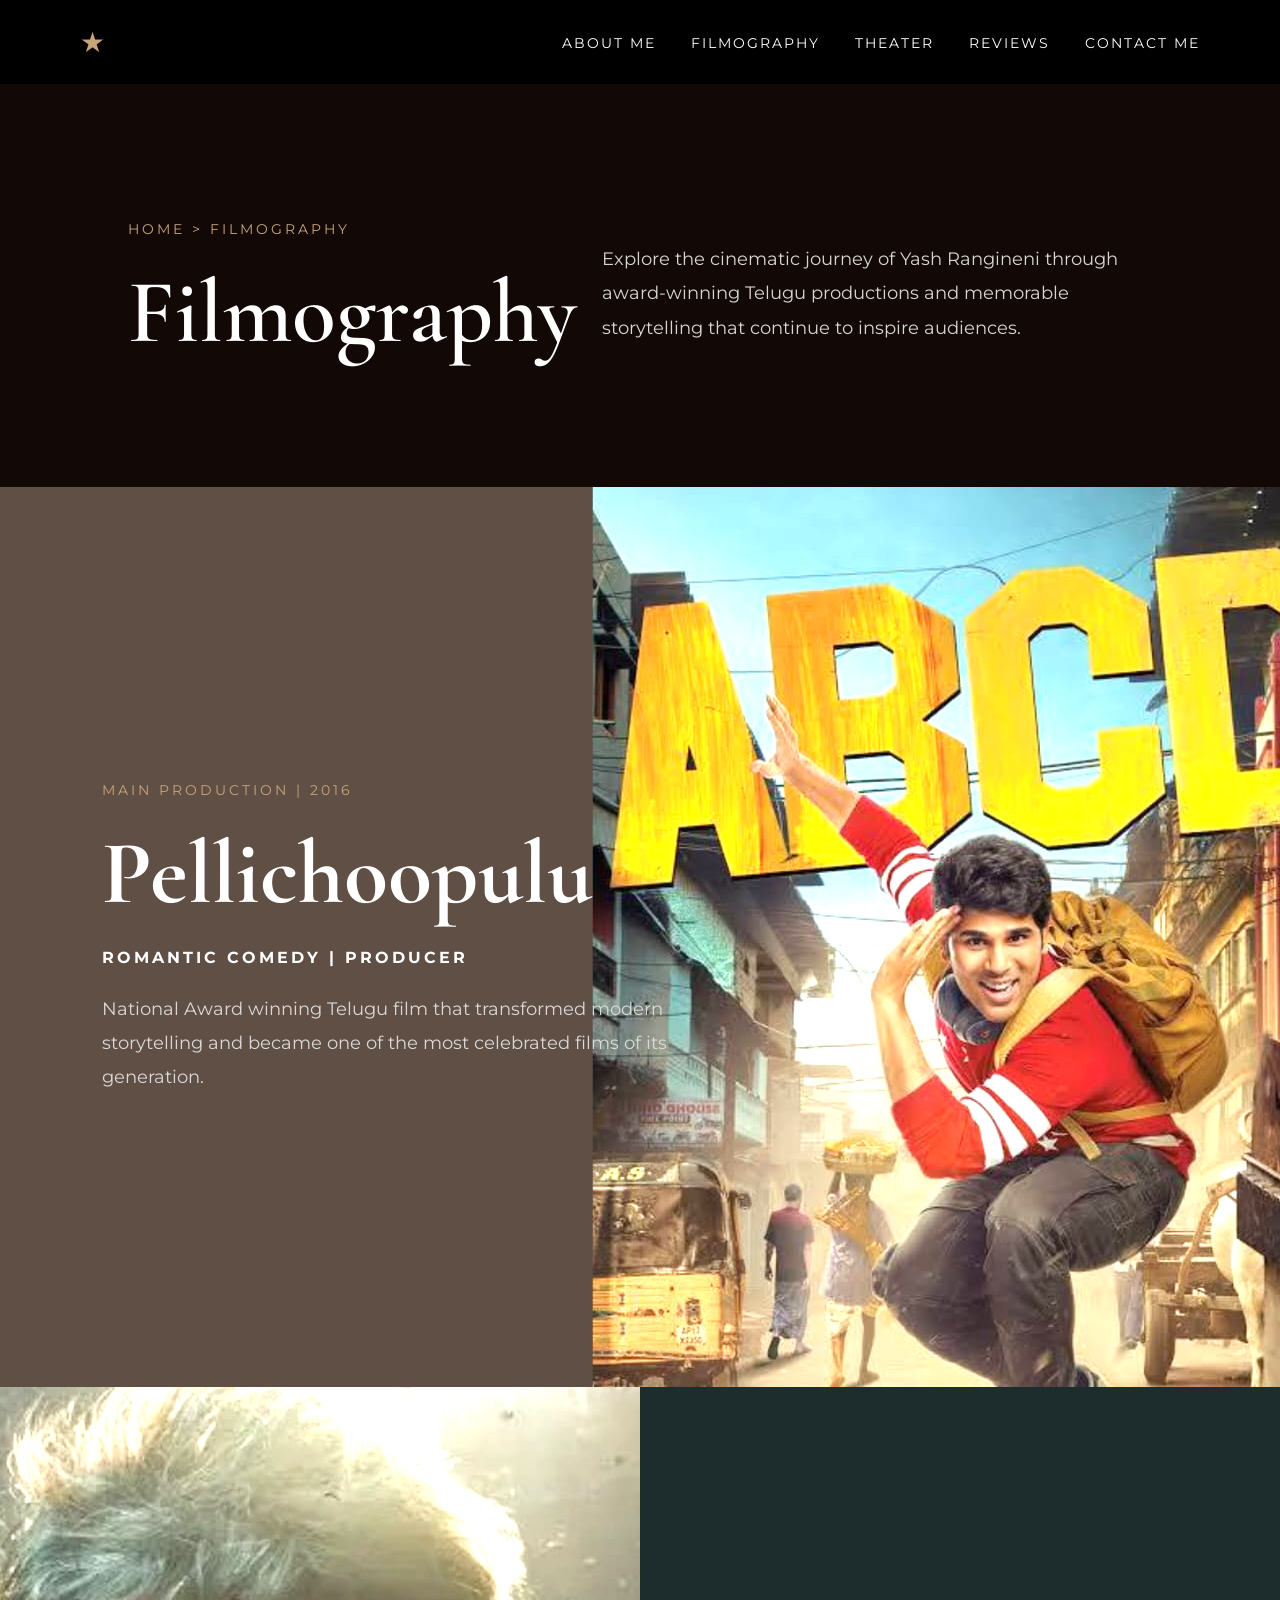
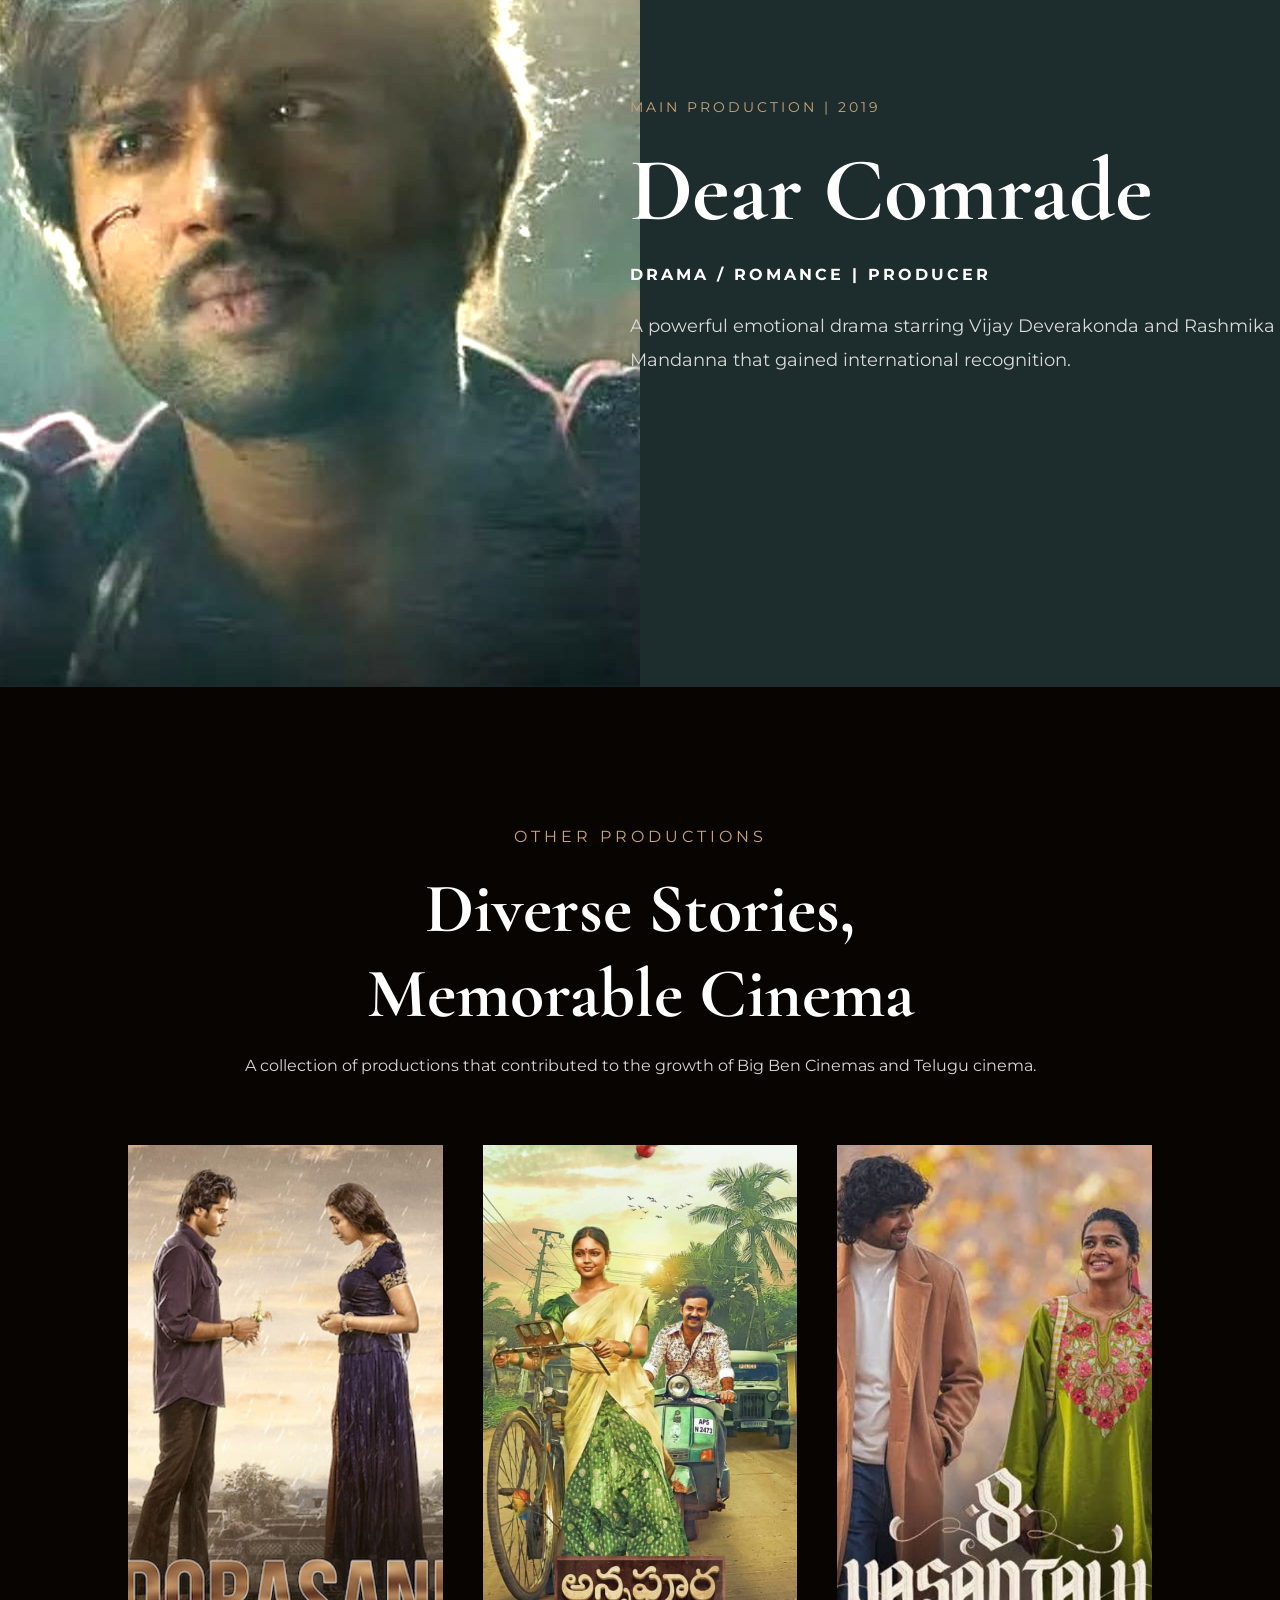
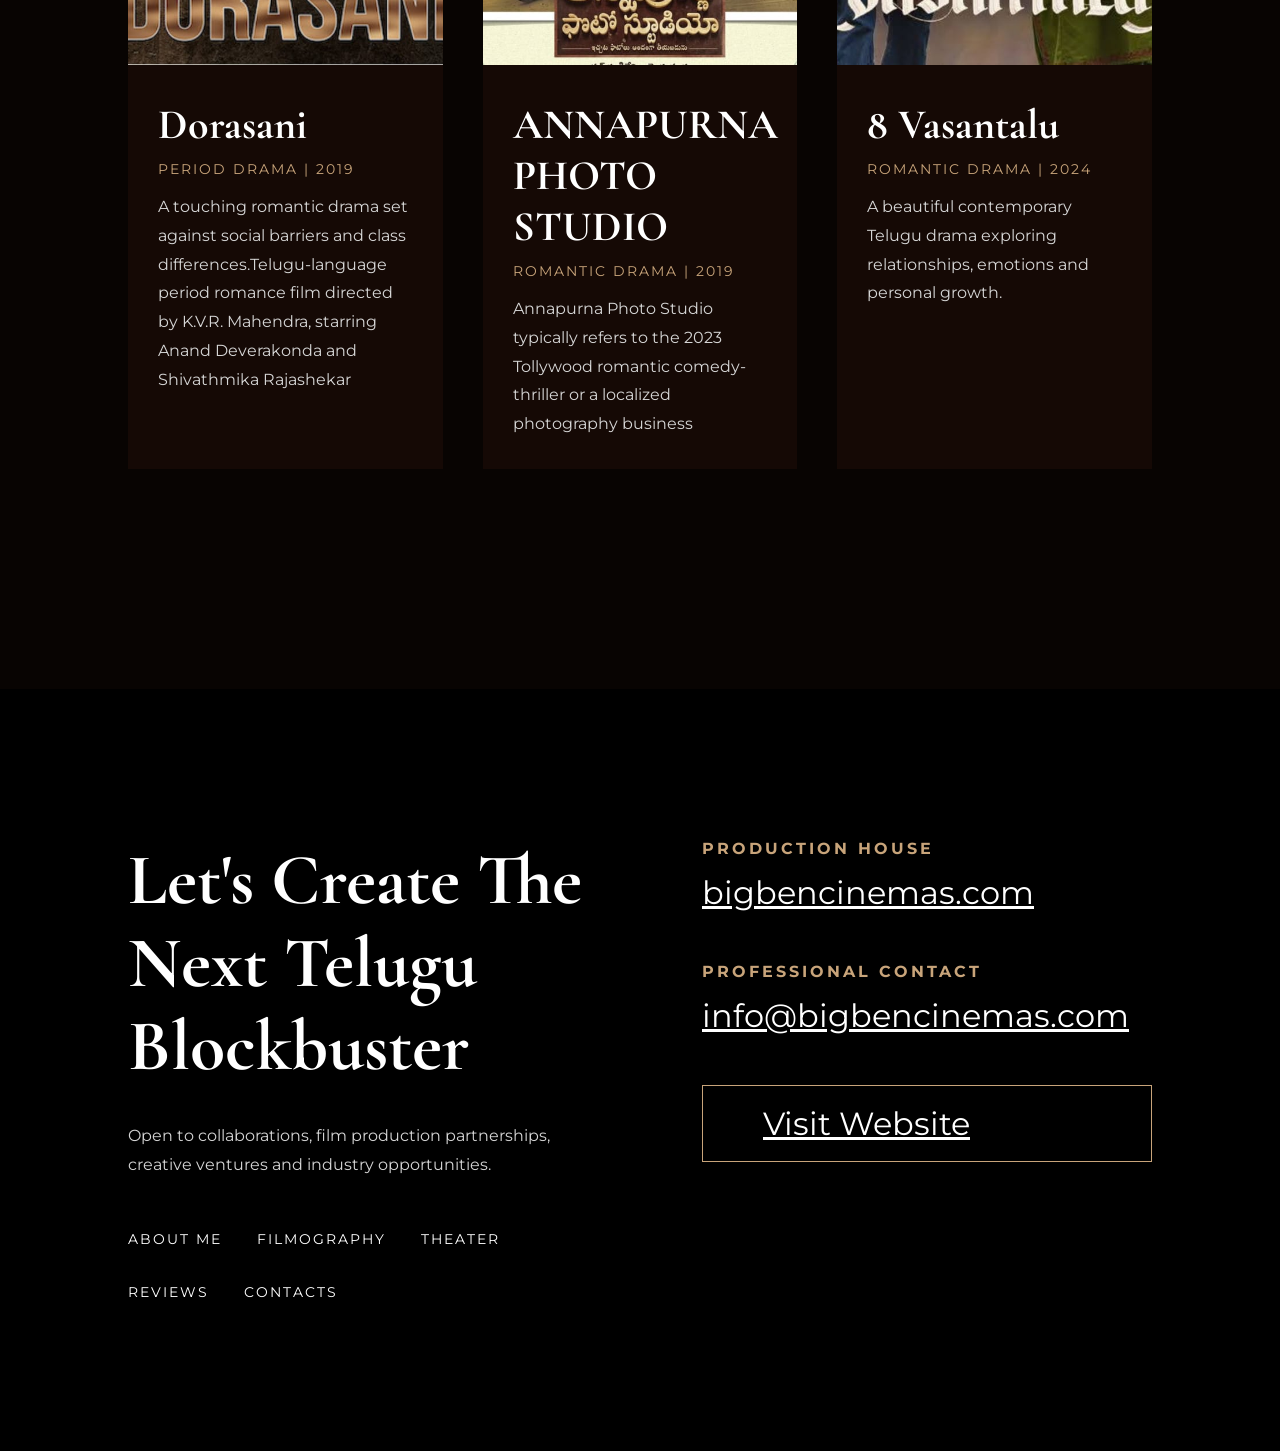
<file: filmography.html>
<!DOCTYPE html>
<html lang="en">
<head>
<meta charset="UTF-8">
<meta name="viewport" content="width=device-width, initial-scale=1.0">
<meta name="viewport" content="width=device-width, initial-scale=1.0">
<title>Filmography | Yash Rangineni</title>
<link href="https://fonts.googleapis.com/css2?family=Cormorant+Garamond:wght@400;500;600;700&family=Montserrat:wght@300;400;500;600&display=swap" rel="stylesheet">
<style>
*{
margin:0;
padding:0;
box-sizing:border-box;
scroll-behavior:smooth;
}

body{
background:#080402;
color:white;
font-family:'Montserrat',sans-serif;
overflow-x:hidden;
}

a{
text-decoration:none;
color:white;
}

/* NAVBAR */

header{
position:fixed;
top:0;
left:0;
width:100%;
z-index:1000;
padding:25px 80px;
display:flex;
justify-content:space-between;
align-items:center;
background:rgba(0,0,0,.95);
}

.logo{
font-size:28px;
color:#c8a47a;
}

nav ul{
display:flex;
gap:35px;
list-style:none;
}

nav a{
font-size:14px;
letter-spacing:2px;
transition:.3s;
}

nav a:hover{
color:#c8a47a;
}

/* HERO */

.page-hero{
padding:220px 10% 120px;
display:flex;
justify-content:space-between;
align-items:center;
background:#120906;
}

.page-hero h1{
font-family:'Cormorant Garamond',serif;
font-size:90px;
font-weight:600;
margin-top:20px;
}

.page-hero p{
max-width:550px;
line-height:1.9;
color:#d6d6d6;
font-size:18px;
}

.breadcrumb{
color:#c8a47a;
letter-spacing:3px;
font-size:14px;
}

/* MOVIE BANNER */

.movie{
position:relative;
height:100vh;
overflow:hidden;
}

.movie img{
width:100%;
height:100%;
object-fit:cover;
filter:brightness(1.3);
}

.movie-content{
position:absolute;
top:50%;
left:8%;
transform:translateY(-50%);
max-width:650px;
}

.movie.right .movie-content{
left:auto;
right:0%;
text-align:left;
}

.movie span{
color:#c8a47a;
letter-spacing:3px;
font-size:14px;
}

.movie h2{
font-family:'Cormorant Garamond',serif;
font-size:90px;
margin:20px 0;
}

.movie h4{
letter-spacing:3px;
margin-bottom:25px;
}

.movie p{
line-height:1.9;
font-size:18px;
color:#d9d9d9;
}
.movie{
position:relative;
height:100vh;
overflow:hidden;
}

/* Gap between movie sections */
.movie + .movie{
    margin-top: 150px;
}
/* OTHER PRODUCTIONS */

.other{
    padding:140px 10% 220px;
}
.footer-links{
    margin-top:60px;
}

.other-sub{
text-align:center;
letter-spacing:4px;
color:#c8a47a;
margin-bottom:20px;
}

.other h2{
font-family:'Cormorant Garamond',serif;
font-size:70px;
text-align:center;
margin-bottom:20px;
}

.other p{
text-align:center;
color:#d6d6d6;
margin-bottom:70px;
}

.grid{
display:grid;
grid-template-columns:repeat(3,1fr);
gap:40px;
}

.card{
background:#150905;
overflow:hidden;
}

.card img{
    width:100%;
    height:520px;
    object-fit:cover;
}

.card-content{
padding:30px;
}

.card h3{
font-family:'Cormorant Garamond',serif;
font-size:42px;
margin-bottom:10px;
}

.card span{
color:#c8a47a;
letter-spacing:2px;
font-size:14px;
display:block;
margin-bottom:15px;
}

.card p{
text-align:left;
line-height:1.8;
margin:0;
}

/* FOOTER */

.footer{
    padding:180px 10%;
    display:flex;
    justify-content:space-between;
    align-items:flex-start;
    background:#000;
}

.footer-left h2{
    font-size:86px;
    line-height:1.1;
}

.footer-left p{
max-width:500px;
line-height:1.8;
color:#d5d5d5;
}

.footer-right h4{
letter-spacing:3px;
color:#c8a47a;
margin-bottom:15px;
}

.footer-right a{
display:block;
font-size:32px;
margin-bottom:50px;
text-decoration:underline;
}

.visit-btn{
display:inline-block;
padding:18px 60px;
border:1px solid #c8a47a;
margin-top:20px;
transition:.3s;
}

.visit-btn:hover{
background:#c8a47a;
color:black;
}

@media(max-width:900px){

.page-hero{
flex-direction:column;
gap:40px;
}

.grid{
grid-template-columns:1fr;
}

.movie h2{
font-size:60px;
}

.footer{
flex-direction:column;
gap:50px;
}
.movie{
    position: relative;
    height: 100vh;
    overflow: hidden;
}
}
.footer{
    background:#000;
    padding:150px 10%;
    display:flex;
    justify-content:space-between;
    gap:120px;
}

.footer-left{
    flex:1;
}

.footer-right{
    width:450px;
}

.footer-left h2{
    font-family:'Cormorant Garamond',serif;
    font-size:78px;
    line-height:1.1;
    margin-bottom:35px;
}

.footer-left p{
    max-width:600px;
    line-height:1.8;
    color:#d5d5d5;
    margin-bottom:50px;
}

.footer-nav{
    display:flex;
    gap:35px;
    flex-wrap:wrap;
}

.footer-nav a{
    font-size:14px;
    letter-spacing:2px;
    text-transform:uppercase;
}

.footer-nav a:hover{
    color:#c8a47a;
}
.footer-left h2{
    font-size:72px;
    line-height:1.15;
    max-width:700px;
}
</style>
</head>
<body>
<header>
<div class="logo">★</div>
<nav>
<ul>
<li><a href="index.html#about">ABOUT ME</a></li>
<li><a href="filmography.html">FILMOGRAPHY</a></li>
<li><a href="index.html#theater">THEATER</a></li>
<li><a href="index.html#testimonials">REVIEWS</a></li>
<li><a href="index.html#contact">CONTACT ME</a></li>
</ul>
</nav>
</header>
<section class="page-hero">
<div>
<div class="breadcrumb">HOME > FILMOGRAPHY</div>
<h1>Filmography</h1>
</div>
<p>
Explore the cinematic journey of Yash Rangineni through
award-winning Telugu productions and memorable storytelling
that continue to inspire audiences.
</p>
</section>
<section class="movie">
<img src="images/pelli-choopulu.jpeg">
<div class="movie-content">
<span>MAIN PRODUCTION | 2016</span>
<h2>Pellichoopulu</h2>
<h4>ROMANTIC COMEDY | PRODUCER</h4>
<p>
National Award winning Telugu film that transformed modern
storytelling and became one of the most celebrated films
of its generation.
</p>
</div>
</section>
<section class="divider"></section>
<section class="movie right">
<img src="images/images0.jpeg">
<div class="movie-content">
<span>MAIN PRODUCTION | 2019</span>        
 <h2>Dear Comrade</h2>
<h4>DRAMA / ROMANCE | PRODUCER</h4>
<p>
A powerful emotional drama starring Vijay Deverakonda
and Rashmika Mandanna that gained international recognition.
</p>
</div>
</section>
<section class="other">
<div class="other-sub">OTHER PRODUCTIONS</div>
<h2>Diverse Stories,<br>Memorable Cinema</h2>
<p>
A collection of productions that contributed to the growth
of Big Ben Cinemas and Telugu cinema.
</p>
<div class="grid">
<div class="card">
<img src="images/dora.jpeg">
<div class="card-content">
<h3>Dorasani</h3>
<span>PERIOD DRAMA | 2019</span>
<p>
A touching romantic drama set against social barriers
and class differences.Telugu-language period romance film directed by K.V.R. Mahendra, starring Anand Deverakonda and Shivathmika Rajashekar
</p>
</div>
</div>
<div class="card">
<img src="images/ap.jpeg">
<div class="card-content">
<h3>ANNAPURNA PHOTO STUDIO</h3>
<span>ROMANTIC DRAMA | 2019</span>
<p>
Annapurna Photo Studio typically refers to the 2023 Tollywood romantic comedy-thriller or a localized photography business
</p>
</div>
</div>
<div class="card">
<img src="images/vasu.jpeg">
<div class="card-content">
<h3>8 Vasantalu</h3>
<span>ROMANTIC DRAMA | 2024</span>
<p>
A beautiful contemporary Telugu drama exploring
relationships, emotions and personal growth.
</p>
</div>
</div>
</div>
</section>
<section class="footer">
<div class="footer-left">
    <h2>Let's Create The<br>Next Telugu Blockbuster</h2>
    <p>
        Open to collaborations, film production partnerships,
        creative ventures and industry opportunities.
    </p>
    <div class="footer-nav">
        <a href="index.html#about">ABOUT ME</a>
        <a href="filmography.html">FILMOGRAPHY</a>
        <a href="index.html#theater">THEATER</a>
        <a href="index.html#testimonials">REVIEWS</a>
        <a href="index.html#contact">CONTACTS</a>
    </div>
</div>
<div class="footer-right">
    <h4>PRODUCTION HOUSE</h4>
    <a href="https://bigbencinemas.com">bigbencinemas.com</a>
    <h4>PROFESSIONAL CONTACT</h4>
    <a href="#">info@bigbencinemas.com</a>
    <a href="https://bigbencinemas.com" class="visit-btn">
        Visit Website
    </a>
</div>
</section>
</body>
</html>
</file>
